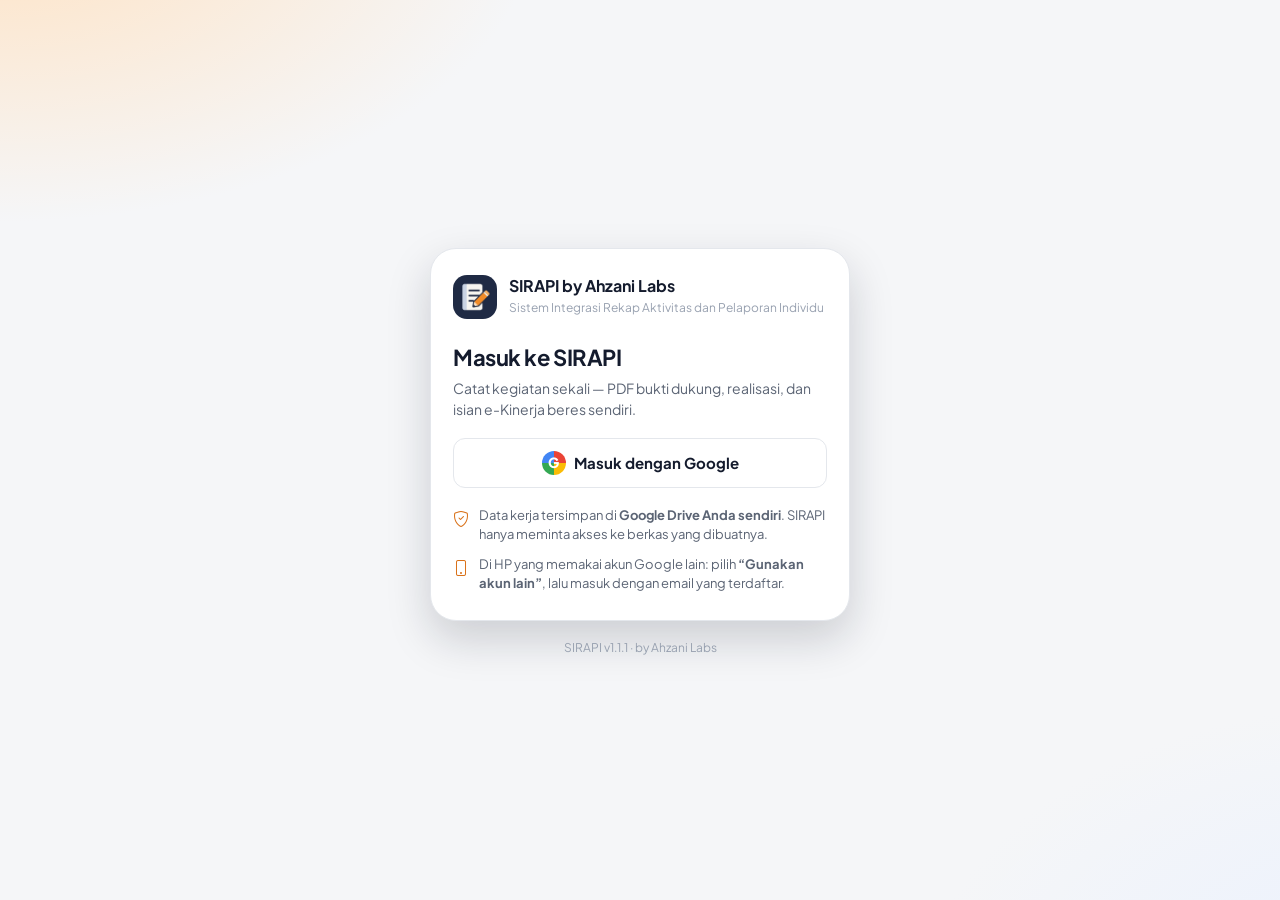
<file: index.html>
<!DOCTYPE html>
<html lang="id" data-theme="light">
<head>
  <meta charset="UTF-8">
  <meta name="viewport" content="width=device-width, initial-scale=1, viewport-fit=cover">
  <meta name="theme-color" content="#F5F6F8">
  <script>
    /* Pasang tema sebelum tampil, supaya layar pembuka tidak berkedip terang di mode gelap */
    (function () {
      var t = null;
      try { t = JSON.parse(localStorage.getItem('rapi_theme')); } catch (e) {}
      if (!t && window.matchMedia && matchMedia('(prefers-color-scheme: dark)').matches) t = 'dark';
      if (t === 'dark') { document.documentElement.dataset.theme = 'dark'; document.querySelector('meta[name=theme-color]').content = '#0E1320'; }
    })();
  </script>
  <meta name="rapi-app" content="1">
  <meta name="description" content="SIRAPI — Sistem Integrasi Rekap Aktivitas dan Pelaporan Individu · by Ahzani Labs">
  <meta name="application-name" content="SIRAPI">
  <meta name="apple-mobile-web-app-capable" content="yes">
  <meta name="mobile-web-app-capable" content="yes">
  <meta name="apple-mobile-web-app-title" content="SIRAPI">
  <meta name="apple-mobile-web-app-status-bar-style" content="default">
  <title>SIRAPI — Sistem Integrasi Rekap Aktivitas dan Pelaporan Individu</title>
  <link rel="icon" href="icons/favicon.ico" sizes="any">
  <link rel="icon" href="icons/favicon.svg" type="image/svg+xml">
  <link rel="manifest" href="manifest.webmanifest">
  <link rel="apple-touch-icon" href="icons/apple-touch-icon.png">
  <link rel="apple-touch-startup-image" href="icons/splash/ios-750x1334.png" media="(device-width:375px) and (device-height:667px) and (-webkit-device-pixel-ratio:2) and (orientation:portrait)">
  <link rel="apple-touch-startup-image" href="icons/splash/ios-1242x2208.png" media="(device-width:414px) and (device-height:736px) and (-webkit-device-pixel-ratio:3) and (orientation:portrait)">
  <link rel="apple-touch-startup-image" href="icons/splash/ios-1125x2436.png" media="(device-width:375px) and (device-height:812px) and (-webkit-device-pixel-ratio:3) and (orientation:portrait)">
  <link rel="apple-touch-startup-image" href="icons/splash/ios-828x1792.png" media="(device-width:414px) and (device-height:896px) and (-webkit-device-pixel-ratio:2) and (orientation:portrait)">
  <link rel="apple-touch-startup-image" href="icons/splash/ios-1242x2688.png" media="(device-width:414px) and (device-height:896px) and (-webkit-device-pixel-ratio:3) and (orientation:portrait)">
  <link rel="apple-touch-startup-image" href="icons/splash/ios-1170x2532.png" media="(device-width:390px) and (device-height:844px) and (-webkit-device-pixel-ratio:3) and (orientation:portrait)">
  <link rel="apple-touch-startup-image" href="icons/splash/ios-1284x2778.png" media="(device-width:428px) and (device-height:926px) and (-webkit-device-pixel-ratio:3) and (orientation:portrait)">
  <link rel="apple-touch-startup-image" href="icons/splash/ios-1179x2556.png" media="(device-width:393px) and (device-height:852px) and (-webkit-device-pixel-ratio:3) and (orientation:portrait)">
  <link rel="apple-touch-startup-image" href="icons/splash/ios-1290x2796.png" media="(device-width:430px) and (device-height:932px) and (-webkit-device-pixel-ratio:3) and (orientation:portrait)">
  <link rel="apple-touch-startup-image" href="icons/splash/ios-1206x2622.png" media="(device-width:402px) and (device-height:874px) and (-webkit-device-pixel-ratio:3) and (orientation:portrait)">
  <link rel="apple-touch-startup-image" href="icons/splash/ios-1320x2868.png" media="(device-width:440px) and (device-height:956px) and (-webkit-device-pixel-ratio:3) and (orientation:portrait)">
  <link rel="apple-touch-startup-image" href="icons/splash/ios-1260x2736.png" media="(device-width:420px) and (device-height:912px) and (-webkit-device-pixel-ratio:3) and (orientation:portrait)">
  <link rel="apple-touch-startup-image" href="icons/splash/ios-1536x2048.png" media="(device-width:768px) and (device-height:1024px) and (-webkit-device-pixel-ratio:2) and (orientation:portrait)">
  <link rel="apple-touch-startup-image" href="icons/splash/ios-1620x2160.png" media="(device-width:810px) and (device-height:1080px) and (-webkit-device-pixel-ratio:2) and (orientation:portrait)">
  <link rel="apple-touch-startup-image" href="icons/splash/ios-1640x2360.png" media="(device-width:820px) and (device-height:1180px) and (-webkit-device-pixel-ratio:2) and (orientation:portrait)">
  <link rel="apple-touch-startup-image" href="icons/splash/ios-1668x2388.png" media="(device-width:834px) and (device-height:1194px) and (-webkit-device-pixel-ratio:2) and (orientation:portrait)">
  <link rel="apple-touch-startup-image" href="icons/splash/ios-2048x2732.png" media="(device-width:1024px) and (device-height:1366px) and (-webkit-device-pixel-ratio:2) and (orientation:portrait)">
  <link rel="preconnect" href="https://fonts.googleapis.com">
  <link rel="preconnect" href="https://fonts.gstatic.com" crossorigin>
  <link rel="preconnect" href="https://cdn.jsdelivr.net" crossorigin>
  <link rel="preconnect" href="https://www.googleapis.com" crossorigin>
  <link rel="preconnect" href="https://script.google.com" crossorigin>
  <!-- Font & ikon dimuat tanpa menahan tampilan, supaya layar pembuka langsung muncul -->
  <link href="https://fonts.googleapis.com/css2?family=Plus+Jakarta+Sans:wght@400;500;600;700;800&display=swap" rel="stylesheet" media="print" onload="this.media='all'">
  <link href="https://cdn.jsdelivr.net/npm/bootstrap-icons@1.11.3/font/bootstrap-icons.min.css" rel="stylesheet" media="print" onload="this.media='all'">
  <link href="css/style.css" rel="stylesheet">
  <script src="https://accounts.google.com/gsi/client" async defer></script>
</head>
<body>

  <!-- Layar pembuka: logo, SIRAPI, by Ahzani Labs. Ditutup oleh hideSplash() di js/app.js -->
  <div id="splash" role="status" aria-label="Memuat SIRAPI by Ahzani Labs">
    <svg xmlns="http://www.w3.org/2000/svg" viewBox="0 0 460 469" class="boot-mark" aria-hidden="true"><svg x="95.0" y="0" width="270" height="270" viewBox="0 0 512 512"><rect width="512" height="512" rx="112" fill="#1F2A44"/><rect x="110" y="104" width="232" height="304" rx="26" fill="#F7F5F0"/>
<path d="M136 104h22v304h-22a26 26 0 0 1-26-26V130a26 26 0 0 1 26-26z" fill="#C9D3E3"/>
<path d="M190 180h112M190 240h112M190 300h44" stroke="#1F2A44" stroke-width="20" stroke-linecap="round" fill="none"/>
<g transform="translate(238 366) rotate(-45)">
<path d="M0 0L46-32H226a14 14 0 0 1 14 14V18a14 14 0 0 1-14 14H46Z" fill="#1F2A44" stroke="#1F2A44" stroke-width="24" stroke-linejoin="round"/>
<path d="M0 0L46-32V32Z" fill="#FBDDBB"/><path d="M0 0L17-12V12Z" fill="#1F2A44"/>
<rect x="46" y="-32" width="150" height="64" fill="#F28C28"/><rect x="196" y="-32" width="14" height="64" fill="#F7F5F0"/>
<path d="M210-32h16a14 14 0 0 1 14 14V18a14 14 0 0 1-14 14h-16z" fill="#F7B267"/></g></svg><path class="boot-name" d="M67 399.4Q58.9 399.4 51.7 396.4Q44.6 393.5 39.4 388Q34.3 382.6 31.7 375.1L46.5 368.5Q49.7 375.6 55.4 379.7Q61.2 383.7 68.1 383.7Q71.9 383.7 74.5 382.6Q77.2 381.4 78.7 379.4Q80.2 377.4 80.2 374.6Q80.2 371.6 78.4 369.4Q76.5 367.3 72.6 366L55.6 360.4Q45.3 357.1 40.1 350.8Q34.9 344.6 34.9 335.9Q34.9 328.3 38.6 322.5Q42.4 316.7 49.2 313.4Q56 310.2 64.8 310.2Q72.6 310.2 79.2 312.9Q85.8 315.5 90.6 320.4Q95.4 325.3 97.8 332.1L83.2 338.7Q80.8 332.7 75.9 329.3Q71 325.8 64.8 325.8Q61.2 325.8 58.4 327Q55.6 328.2 54.1 330.3Q52.6 332.5 52.6 335.2Q52.6 338.3 54.6 340.5Q56.5 342.8 60.5 344.1L77.1 349.4Q87.5 352.8 92.7 358.8Q97.8 364.8 97.8 373.5Q97.8 381.1 93.9 386.9Q90 392.8 83.1 396.1Q76.2 399.4 67 399.4ZM115.6 398V311.6H133.6V398ZM153.9 398V311.6H187Q195.9 311.6 202.8 314.7Q209.7 317.8 213.6 324Q217.6 330.1 217.6 339.2Q217.6 348 213.5 354.2Q209.5 360.4 202.6 363.5L222.3 398H202.2L184.6 366.7H171.9V398ZM171.9 351H187.1Q190.9 351 193.7 349.5Q196.5 348 198 345.3Q199.6 342.7 199.6 339.2Q199.6 335.6 198 332.9Q196.5 330.3 193.7 328.7Q190.9 327.2 187.1 327.2H171.9ZM229.9 398 259.1 311.6H283L312.2 398H292.6L286.8 380.4H255.2L249.4 398ZM260.2 364.7H281.9L271.1 331.4ZM326.2 398V311.6H359.4Q368.3 311.6 375.2 314.7Q382.1 317.8 386 324Q390 330.1 390 339.2Q390 348 386 354.2Q382 360.3 375.1 363.5Q368.2 366.7 359.4 366.7H344.2V398ZM344.2 351H359.5Q363.3 351 366.1 349.5Q368.9 348 370.4 345.3Q372 342.7 372 339.2Q372 335.6 370.4 332.9Q368.9 330.3 366.1 328.7Q363.3 327.2 359.5 327.2H344.2ZM406.5 398V311.6H424.4V398Z"/><path class="boot-by" d="M98.4 458.5Q95.8 458.5 93.7 457.4Q92 456.6 90.9 455.2V458H86.5V427H91.2V438.4Q92.2 437.2 93.7 436.4Q95.7 435.3 98.4 435.3Q101.5 435.3 104 436.8Q106.6 438.4 108 441Q109.5 443.6 109.5 446.9Q109.5 450.2 108 452.8Q106.6 455.4 104.1 457Q101.6 458.5 98.4 458.5ZM97.9 454.2Q99.9 454.2 101.4 453.2Q102.9 452.3 103.8 450.6Q104.7 449 104.7 446.9Q104.7 444.8 103.8 443.2Q102.9 441.5 101.4 440.6Q99.9 439.6 97.9 439.6Q96 439.6 94.5 440.6Q92.9 441.5 92 443.2Q91.2 444.8 91.2 446.9Q91.2 449 92 450.6Q92.9 452.3 94.5 453.2Q96 454.2 97.9 454.2ZM115.8 467Q115 467 114.2 466.9Q113.4 466.7 112.8 466.4V462.5Q113.3 462.6 114 462.7Q114.7 462.8 115.3 462.8Q117.2 462.8 118.2 462Q119.1 461.1 119.8 459.4L120.4 458L111.6 435.8H116.6L122.8 452.1L129 435.8H134.1L124.3 460.4Q123.5 462.4 122.3 463.9Q121.1 465.4 119.6 466.2Q118 467 115.8 467ZM142.7 458 153.5 427.5H159.5L170.2 458H165L162.7 451.2H150.3L147.9 458ZM151.7 446.8H161.2L156.5 432.8ZM173.7 458V427H178.3V438.2Q179 437.1 180.2 436.4Q182 435.3 184.4 435.3Q186.8 435.3 188.7 436.4Q190.6 437.5 191.7 439.3Q192.7 441.2 192.7 443.6V458H188.1V444.9Q188.1 443.2 187.5 442.1Q186.9 440.9 185.7 440.3Q184.6 439.6 183.2 439.6Q181.8 439.6 180.7 440.3Q179.6 440.9 178.9 442.1Q178.3 443.3 178.3 444.9V458ZM196 458V454.2L207.7 440H196.6V435.8H213.8V439.6L202.3 453.8H213.9V458ZM224.2 458.5Q222 458.5 220.3 457.7Q218.6 456.9 217.6 455.5Q216.7 454.1 216.7 452.1Q216.7 450.3 217.5 448.9Q218.3 447.5 220 446.5Q221.7 445.5 224.2 445.1L231.2 443.9V443.1Q231.2 441.4 230 440.4Q228.8 439.3 226.8 439.3Q225 439.3 223.6 440.3Q222.2 441.3 221.6 442.8L217.7 440.9Q218.3 439.2 219.7 438Q221.1 436.7 223 436Q224.8 435.3 226.9 435.3Q229.6 435.3 231.6 436.3Q233.6 437.3 234.7 439Q235.9 440.8 235.9 443.1V458H231.4V455.4Q231 456 230.4 456.4Q229.2 457.4 227.7 458Q226.1 458.5 224.2 458.5ZM231.2 447.6 225.1 448.7Q223.2 449 222.4 449.8Q221.5 450.7 221.5 452Q221.5 453.2 222.5 454Q223.5 454.8 225 454.8Q226.9 454.8 228.3 454Q229.7 453.2 230.5 451.8Q231.2 450.5 231.2 448.8ZM241.6 458V435.8H246V438.5Q246.8 437.2 248.1 436.4Q249.9 435.3 252.3 435.3Q254.8 435.3 256.6 436.4Q258.5 437.5 259.6 439.3Q260.7 441.2 260.7 443.7V458H256.1V444.9Q256.1 443.2 255.4 442.1Q254.8 440.9 253.7 440.3Q252.6 439.6 251.1 439.6Q249.7 439.6 248.6 440.3Q247.5 440.9 246.8 442.1Q246.2 443.3 246.2 444.9V458ZM265.9 458V435.8H270.5V458ZM265.9 432.8V427.5H270.5V432.8ZM284.2 458V427.5H289V453.7H302.2V458ZM312.8 458.5Q310.5 458.5 308.8 457.7Q307.1 456.9 306.2 455.5Q305.2 454.1 305.2 452.1Q305.2 450.3 306 448.9Q306.8 447.5 308.5 446.5Q310.2 445.5 312.7 445.1L319.8 443.9V443.1Q319.8 441.4 318.6 440.4Q317.4 439.3 315.4 439.3Q313.5 439.3 312.1 440.3Q310.8 441.3 310.1 442.8L306.3 440.9Q306.9 439.2 308.3 438Q309.7 436.7 311.5 436Q313.4 435.3 315.5 435.3Q318.1 435.3 320.1 436.3Q322.2 437.3 323.3 439Q324.4 440.8 324.4 443.1V458H320V455.4Q319.5 456 319 456.4Q317.7 457.4 316.2 458Q314.7 458.5 312.8 458.5ZM319.8 447.6 313.6 448.7Q311.8 449 310.9 449.8Q310.1 450.7 310.1 452Q310.1 453.2 311 454Q312 454.8 313.5 454.8Q315.4 454.8 316.8 454Q318.2 453.2 319 451.8Q319.8 450.5 319.8 448.8ZM342 458.5Q339.4 458.5 337.3 457.4Q335.6 456.6 334.6 455.2V458H330.1V427H334.8V438.4Q335.8 437.2 337.3 436.4Q339.4 435.3 342 435.3Q345.1 435.3 347.7 436.8Q350.2 438.4 351.6 441Q353.1 443.6 353.1 446.9Q353.1 450.2 351.6 452.8Q350.2 455.4 347.7 457Q345.2 458.5 342 458.5ZM341.5 454.2Q343.5 454.2 345 453.2Q346.5 452.3 347.4 450.6Q348.3 449 348.3 446.9Q348.3 444.8 347.4 443.2Q346.5 441.5 345 440.6Q343.5 439.6 341.5 439.6Q339.6 439.6 338.1 440.6Q336.5 441.5 335.6 443.2Q334.8 444.8 334.8 446.9Q334.8 449 335.6 450.6Q336.5 452.3 338.1 453.2Q339.6 454.2 341.5 454.2ZM366.1 458.5Q362.7 458.5 360.1 456.8Q357.6 455.1 356.5 452.3L360.1 450.6Q361 452.5 362.6 453.6Q364.2 454.7 366.1 454.7Q367.7 454.7 368.8 454Q369.8 453.2 369.8 452Q369.8 451.2 369.3 450.6Q368.9 450.1 368.2 449.8Q367.5 449.5 366.8 449.3L363.4 448.3Q360.5 447.5 359.1 445.8Q357.7 444.2 357.7 442Q357.7 440 358.7 438.5Q359.7 437 361.5 436.1Q363.3 435.3 365.6 435.3Q368.6 435.3 371 436.8Q373.4 438.3 374.3 441L370.8 442.7Q370.1 441.1 368.7 440.1Q367.3 439.2 365.5 439.2Q364 439.2 363.1 439.9Q362.2 440.6 362.2 441.8Q362.2 442.5 362.6 443.1Q363 443.6 363.7 443.9Q364.3 444.2 365 444.4L368.6 445.5Q371.4 446.2 372.9 447.9Q374.3 449.6 374.3 451.9Q374.3 453.8 373.3 455.3Q372.3 456.8 370.4 457.7Q368.6 458.5 366.1 458.5Z"/></svg>
  </div>

  <!-- Layar masuk (render oleh JS) -->
  <div id="screen-auth" class="screen"></div>

  <!-- Aplikasi utama -->
  <div id="screen-app" class="screen" hidden>
    <aside id="nav-side" aria-label="Navigasi utama"></aside>
    <div id="main">
      <header id="appbar" class="appbar">
        <button id="btnSide" class="icon-btn" data-act="toggleSide" aria-label="Ciutkan sidebar" title="Ciutkan / lebarkan sidebar"><i class="bi bi-layout-sidebar"></i></button>
        <button id="btnBack" class="icon-btn" data-act="back" aria-label="Kembali" hidden><i class="bi bi-chevron-left"></i></button>
        <h1 id="pageTitle">Beranda</h1>
        <div id="appbarActions" class="appbar-actions"></div>
        <button id="btnRefresh" class="icon-btn" data-act="refresh" aria-label="Segarkan" title="Segarkan: sinkron Drive & cek pembaruan"><i class="bi bi-arrow-clockwise"></i></button>
      </header>
      <main id="view"><div id="banner"></div></main>
    </div>
    <nav id="nav-bottom" aria-label="Navigasi bawah"></nav>
  </div>

  <div id="toasts" aria-live="polite"></div>

  <script src="js/config.js"></script>
  <script src="js/drive.js"></script>
  <script src="js/voice.js"></script>
  <script src="js/pdf.js"></script>
  <script src="js/app.js"></script>
</body>
</html>
</file>
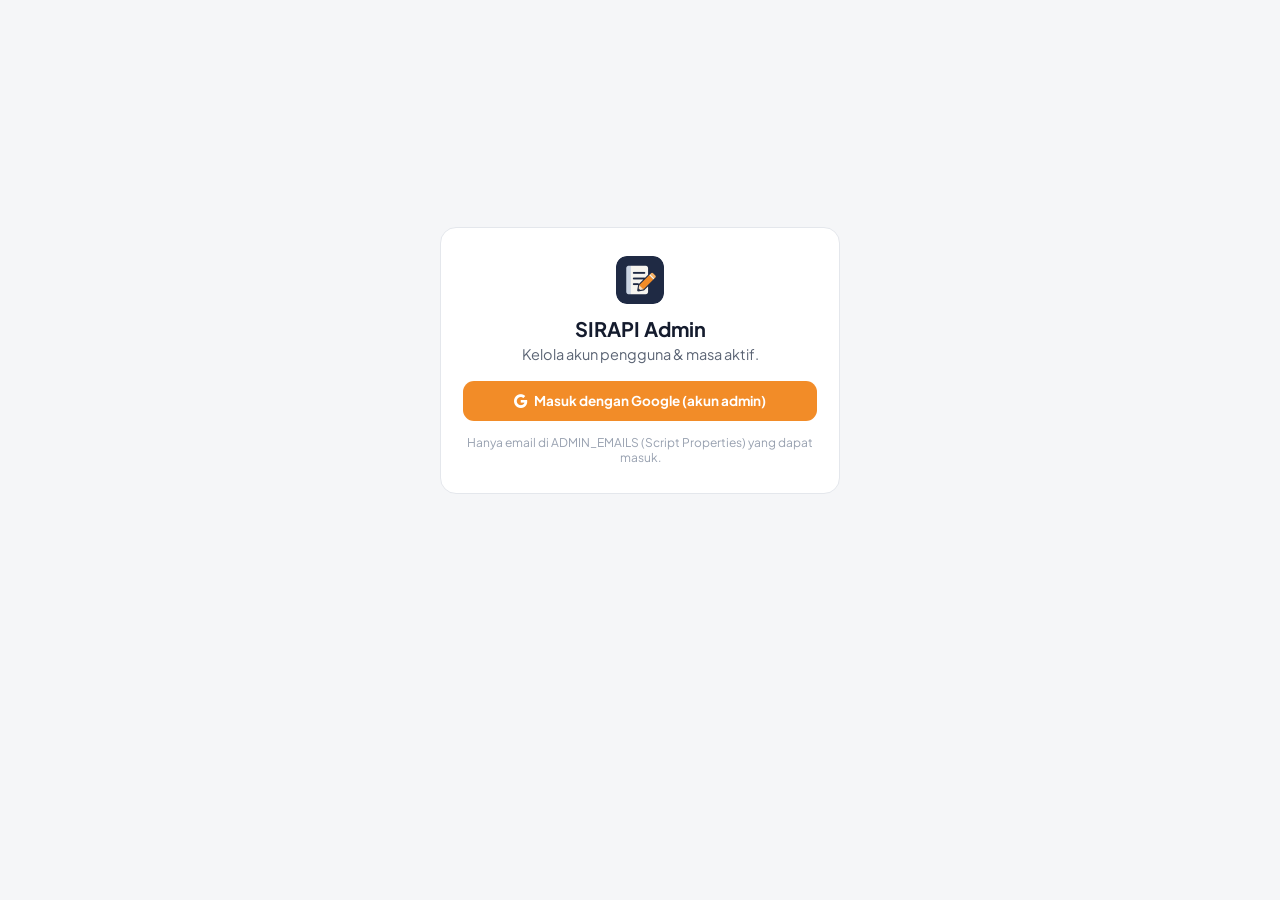
<file: admin/index.html>
<!DOCTYPE html>
<html lang="id">
<head>
<meta charset="UTF-8">
<meta name="viewport" content="width=device-width, initial-scale=1, viewport-fit=cover">
<meta name="robots" content="noindex,nofollow">
<meta name="theme-color" content="#1F2A44">
<title>SIRAPI Admin</title>
<link rel="icon" href="../icons/favicon.svg" type="image/svg+xml">
<link href="https://fonts.googleapis.com/css2?family=Plus+Jakarta+Sans:wght@400;600;700;800&display=swap" rel="stylesheet">
<link href="https://cdn.jsdelivr.net/npm/bootstrap-icons@1.11.3/font/bootstrap-icons.min.css" rel="stylesheet">
<script src="https://accounts.google.com/gsi/client" async defer></script>
<script>
/* ===== KONFIGURASI — samakan dengan js/config.js aplikasi SIRAPI ===== */
const GAS_URL = 'https://script.google.com/macros/s/AKfycbxyiqUi8MM5MTggc9WF2xRIAD0my0UV-Lyn0sRLgJ1qUxSxcC9wjCL3_V_NRgkbn436/exec';
const GOOGLE_CLIENT_ID = '1079873863699-tskht4l6l9fq46svv1irn4fvspj5oqui.apps.googleusercontent.com';
</script>
<style>
:root{--bg:#F5F6F8;--s:#fff;--s2:#F0F2F5;--line:#E4E7EC;--t:#141B2D;--t2:#5B6474;--t3:#98A1B0;--b:#F28C28;--b6:#D9721A;--b50:#FFF4E8;
  --ok:#12A150;--ok50:#E6F6EC;--warn:#C98200;--warn50:#FFF5DB;--bad:#E5484D;--bad50:#FDECEC}
*{box-sizing:border-box}body{margin:0;font-family:'Plus Jakarta Sans',system-ui,sans-serif;background:var(--bg);color:var(--t);font-size:14.5px;-webkit-font-smoothing:antialiased}
button,input,textarea{font:inherit;color:inherit}button{cursor:pointer}[hidden]{display:none!important}
.top{position:sticky;top:0;z-index:5;display:flex;align-items:center;gap:12px;padding:12px 16px;background:#1F2A44;color:#fff}
.logo{width:36px;height:36px;border-radius:11px;display:block;object-fit:cover}
.top b{display:block}.top small{opacity:.7;font-size:12px}.top .sp{flex:1}
.wrap{max-width:1100px;margin:0 auto;padding:16px}
.card{background:var(--s);border:1px solid var(--line);border-radius:16px}
.pad{padding:16px}
.btn{display:inline-flex;align-items:center;justify-content:center;gap:6px;min-height:40px;padding:8px 14px;border-radius:11px;border:1.5px solid transparent;font-weight:700;font-size:13.5px;white-space:nowrap}
.btn:disabled{opacity:.5;cursor:not-allowed}
.pri{background:var(--b);color:#fff}.ghost{background:var(--s);border-color:var(--line)}.bad{background:var(--bad50);color:var(--bad)}.soft{background:var(--b50);color:var(--b6)}
.top .ghost{background:transparent;border-color:rgba(255,255,255,.25);color:#fff}
.inp{width:100%;min-height:42px;padding:9px 12px;border:1.5px solid var(--line);border-radius:11px;background:var(--s);outline:none;font-size:15px}
.inp:focus{border-color:var(--b);box-shadow:0 0 0 3px var(--b50)}
.stats{display:grid;grid-template-columns:repeat(2,1fr);gap:10px;margin-bottom:14px}
.stat{padding:12px 14px}.stat b{display:block;font-size:22px}.stat small{color:var(--t2)}
.bar{display:flex;flex-wrap:wrap;gap:8px;align-items:center;margin-bottom:12px}.bar .inp{flex:1 1 220px}
.chip{padding:7px 12px;border-radius:99px;border:1px solid var(--line);background:var(--s);font-weight:700;font-size:12.5px;color:var(--t2)}
.chip.on{background:#1F2A44;border-color:#1F2A44;color:#fff}
.list{display:flex;flex-direction:column;gap:8px}
.row{display:grid;grid-template-columns:1fr;gap:8px;padding:12px 14px}
.row .em{font-weight:700;word-break:break-all}.row .meta{display:flex;flex-wrap:wrap;gap:6px 12px;font-size:12px;color:var(--t2)}
.row .acts{display:flex;flex-wrap:wrap;gap:6px}
.tag{display:inline-flex;align-items:center;gap:4px;padding:2px 8px;border-radius:99px;font-size:11px;font-weight:800}
.tag.ok{background:var(--ok50);color:var(--ok)}.tag.warn{background:var(--warn50);color:var(--warn)}.tag.bad{background:var(--bad50);color:var(--bad)}.tag.mu{background:var(--s2);color:var(--t2)}
.center{min-height:80vh;display:grid;place-items:center;padding:16px}
.login{max-width:400px;width:100%;text-align:center;padding:28px 22px}
.login h1{font-size:20px;margin:12px 0 4px}.login p{color:var(--t2);margin:0 0 18px}
.empty{padding:30px;text-align:center;color:var(--t2)}
.bd{position:fixed;inset:0;background:rgba(14,19,32,.5);z-index:20;display:flex;align-items:flex-end;justify-content:center}
.sheet{background:var(--s);width:100%;max-width:520px;border-radius:20px 20px 0 0;max-height:92dvh;overflow:auto}
.sheet h3{margin:0;padding:16px 18px 6px}.sheet .body{padding:6px 18px}.sheet .foot{display:flex;gap:8px;padding:12px 18px 18px}.sheet .foot .btn{flex:1}
.f{margin-bottom:12px}.f label{display:block;font-size:12.5px;font-weight:700;color:var(--t2);margin-bottom:5px}.hint{font-size:12px;color:var(--t3);margin-top:4px}
.quick{display:flex;gap:6px;flex-wrap:wrap;margin-top:6px}
.toast{position:fixed;left:50%;bottom:20px;transform:translateX(-50%);z-index:30;background:#1F2A44;color:#fff;padding:11px 16px;border-radius:12px;font-weight:600;max-width:92vw}
.toast.e{background:#B42318}
.spin{width:14px;height:14px;border:2px solid rgba(255,255,255,.4);border-top-color:#fff;border-radius:50%;animation:s .7s linear infinite}
@keyframes s{to{transform:rotate(360deg)}}
@media(min-width:720px){.stats{grid-template-columns:repeat(4,1fr)}.row{grid-template-columns:minmax(0,1fr) auto;align-items:center}
  .bd{align-items:center}.sheet{border-radius:20px}}
</style>
</head>
<body>
<div id="app"></div>
<script>
'use strict';
const $ = s => document.querySelector(s);
const esc = v => String(v == null ? '' : v).replace(/[&<>"']/g, c => ({ '&': '&amp;', '<': '&lt;', '>': '&gt;', '"': '&quot;', "'": '&#39;' }[c]));
const A = { token: null, exp: 0, email: '', rows: [], q: '', f: '', client: null };
const BLN = ['Jan', 'Feb', 'Mar', 'Apr', 'Mei', 'Jun', 'Jul', 'Agu', 'Sep', 'Okt', 'Nov', 'Des'];
const tgl = s => { const m = String(s || '').match(/^(\d{4})-(\d{2})-(\d{2})/); return m ? (+m[3]) + ' ' + BLN[+m[2] - 1] + ' ' + m[1] : (s || '-'); };
const ymd = d => d.getFullYear() + '-' + String(d.getMonth() + 1).padStart(2, '0') + '-' + String(d.getDate()).padStart(2, '0');
function toast(m, e) { const t = document.createElement('div'); t.className = 'toast' + (e ? ' e' : ''); t.textContent = m; document.body.appendChild(t); setTimeout(() => t.remove(), e ? 4500 : 2400); }

function api(fn, ...args) {
  return fetch(GAS_URL, { method: 'POST', headers: { 'Content-Type': 'text/plain;charset=utf-8' }, body: JSON.stringify({ fn, args }) })
    .catch(() => { throw new Error('Tidak dapat terhubung ke server.'); })
    .then(r => r.json()).then(r => { if (r.success) return r.data; const e = new Error(r.message || 'Gagal.'); e.code = r.code; throw e; });
}
function initGis() {
  if (A.client) return true;
  if (!(window.google && google.accounts && google.accounts.oauth2)) return false;
  A.client = google.accounts.oauth2.initTokenClient({ client_id: GOOGLE_CLIENT_ID, scope: 'openid email', callback: () => {} });
  return true;
}
(function w() { if (!initGis()) setTimeout(w, 150); })();
function getToken(prompt) {
  return new Promise((res, rej) => {
    if (A.token && A.exp > Date.now() + 60e3) return res(A.token);
    if (!initGis()) return rej(new Error('Google Sign-In belum termuat.'));
    A.client.callback = r => { if (r.error) return rej(new Error(r.error)); A.token = r.access_token; A.exp = Date.now() + (r.expires_in || 3600) * 1000; res(A.token); };
    A.client.error_callback = () => rej(new Error('Jendela Google ditutup / popup diblokir.'));
    A.client.requestAccessToken({ prompt: prompt == null ? '' : prompt });
  });
}
/** Semua panggilan admin: token harus diminta langsung dari klik bila habis. */
const call = (fn, ...a) => getToken().then(t => api(fn, t, ...a)).catch(e => { if (e.code === 'AUTH') A.token = null; if (e.code === 'FORBIDDEN') { A.token = null; renderLogin(e.message); } throw e; });

function renderLogin(msg) {
  $('#app').innerHTML = `<div class="center"><div class="card login"><img class="logo" src="../icons/icon-192.png" alt="" style="margin:0 auto;width:48px;height:48px">
    <h1>SIRAPI Admin</h1><p>Kelola akun pengguna & masa aktif.</p>
    ${msg ? `<p style="color:var(--bad)">${esc(msg)}</p>` : ''}
    <button class="btn pri" id="bLogin" style="width:100%"><i class="bi bi-google"></i> Masuk dengan Google (akun admin)</button>
    <p style="font-size:12px;color:var(--t3);margin:14px 0 0">Hanya email di ADMIN_EMAILS (Script Properties) yang dapat masuk.</p></div></div>`;
  $('#bLogin').onclick = () => {
    A.token = null;
    const p = getToken('select_account');
    $('#bLogin').disabled = true;
    p.then(t => {
      // email admin hanya untuk tampilan; otorisasi tetap di server (ADMIN_EMAILS)
      fetch('https://www.googleapis.com/oauth2/v3/userinfo', { headers: { Authorization: 'Bearer ' + t } }).then(r => r.json()).then(u => { A.email = u.email || ''; const s = document.querySelector('.top small'); if (s) s.textContent = A.email; }).catch(() => {});
      return api('adminList', t);
    }).then(rows => { A.rows = rows; renderMain(); }).catch(e => { renderLogin(e.message); });
  };
}
function state(r) {
  if (!/^\d{4}-\d{2}-\d{2}$/.test(r.tanggal_expired || '')) return ['bad', 'Tanpa tanggal'];
  if (r.status !== 'aktif') return ['bad', 'Kedaluwarsa'];
  if (r.sisa <= 14) return ['warn', 'Sisa ' + r.sisa + ' hari'];
  return ['ok', 'Aktif'];
}
function renderMain() {
  const rows = A.rows, akt = rows.filter(r => r.status === 'aktif'), soon = akt.filter(r => r.sisa <= 14), exp = rows.filter(r => r.status !== 'aktif');
  const q = A.q.toLowerCase();
  const shown = rows.filter(r => !q || (r.email + ' ' + r.nama + ' ' + r.catatan).toLowerCase().includes(q))
    .filter(r => !A.f || (A.f === 'aktif' ? r.status === 'aktif' : A.f === 'soon' ? r.status === 'aktif' && r.sisa <= 14 : r.status !== 'aktif'))
    .sort((a, b) => (a.tanggal_expired || '').localeCompare(b.tanggal_expired || ''));
  $('#app').innerHTML = `<div class="top"><img class="logo" src="../icons/icon-192.png" alt=""><div><b>SIRAPI Admin</b><small>${esc(A.email)}</small></div><span class="sp"></span>
      <button class="btn ghost" id="bRef" title="Muat ulang"><i class="bi bi-arrow-clockwise"></i></button><button class="btn ghost" id="bOut"><i class="bi bi-box-arrow-right"></i></button></div>
    <div class="wrap">
      <div class="stats"><div class="card stat"><b>${rows.length}</b><small>Total akun</small></div><div class="card stat"><b style="color:var(--ok)">${akt.length}</b><small>Aktif</small></div>
        <div class="card stat"><b style="color:var(--warn)">${soon.length}</b><small>Habis ≤ 14 hari</small></div><div class="card stat"><b style="color:var(--bad)">${exp.length}</b><small>Kedaluwarsa</small></div></div>
      <div class="bar"><input class="inp" id="q" placeholder="Cari email, nama, catatan…" value="${esc(A.q)}"><button class="btn pri" id="bAdd"><i class="bi bi-person-plus"></i> Tambah akun</button></div>
      <div class="bar">${[['', 'Semua'], ['aktif', 'Aktif'], ['soon', 'Segera habis'], ['exp', 'Kedaluwarsa']].map(([v, l]) => `<button class="chip ${A.f === v ? 'on' : ''}" data-f="${v}">${l}</button>`).join('')}</div>
      <div class="list">${shown.length ? shown.map(r => { const [c, l] = state(r); return `<div class="card row"><div><div class="em">${esc(r.email)}</div>
          <div class="meta"><span class="tag ${c}">${l}</span><span>s.d. ${tgl(r.tanggal_expired)}</span>${r.nama ? `<span>${esc(r.nama)}</span>` : ''}${r.sub ? '<span class="tag mu"><i class="bi bi-link-45deg"></i> Terikat akun</span>' : '<span class="tag mu">Belum pernah masuk</span>'}${r.login_terakhir ? `<span>Login: ${esc(r.login_terakhir.replace('T', ' ').slice(0, 16))}</span>` : ''}</div>
          ${r.catatan ? `<div class="meta" style="margin-top:4px">${esc(r.catatan)}</div>` : ''}</div>
          <div class="acts"><button class="btn soft" data-ext="3" data-e="${esc(r.email)}">+3 bln</button><button class="btn soft" data-ext="12" data-e="${esc(r.email)}">+1 thn</button><button class="btn ghost" data-edit="${esc(r.email)}"><i class="bi bi-pencil"></i></button></div></div>`; }).join('')
      : '<div class="card empty">Tidak ada akun.</div>'}</div>
      <p style="text-align:center;font-size:12px;color:var(--t3);margin:20px 0">SIRAPI Admin · by Ahzani Labs · Data kerja pengguna tidak tersimpan di sini.</p></div>`;
  $('#q').oninput = e => { A.q = e.target.value; clearTimeout(A._t); A._t = setTimeout(() => { renderMain(); const i = $('#q'); i.focus(); i.setSelectionRange(i.value.length, i.value.length); }, 250); };
  document.querySelectorAll('[data-f]').forEach(b => b.onclick = () => { A.f = b.dataset.f; renderMain(); });
  $('#bAdd').onclick = () => edit(null);
  $('#bOut').onclick = () => { try { google.accounts.oauth2.revoke(A.token, () => {}); } catch (e) {} A.token = null; renderLogin(); };
  $('#bRef').onclick = () => call('adminList').then(r => { A.rows = r; renderMain(); toast('Dimuat ulang.'); }).catch(e => toast(e.message, 1));
  document.querySelectorAll('[data-edit]').forEach(b => b.onclick = () => edit(A.rows.find(r => r.email === b.dataset.edit)));
  document.querySelectorAll('[data-ext]').forEach(b => b.onclick = () => {
    const r = A.rows.find(x => x.email === b.dataset.e);
    const base = r.status === 'aktif' && r.tanggal_expired ? new Date(r.tanggal_expired + 'T00:00:00') : new Date();
    base.setMonth(base.getMonth() + Number(b.dataset.ext));
    save({ email: r.email, nama: r.nama, catatan: r.catatan, tanggal_expired: ymd(base) }, b);
  });
}
function save(d, btn) {
  if (btn) { btn.disabled = true; btn.dataset.h = btn.innerHTML; btn.innerHTML = '<span class="spin"></span>'; }
  return call('adminSave', d).then(r => {
    const i = A.rows.findIndex(x => x.email === r.email);
    if (i >= 0) A.rows[i] = r; else A.rows.push(r);
    closeSheet(); renderMain(); toast(r.email + ' aktif s.d. ' + tgl(r.tanggal_expired));
  }).catch(e => { toast(e.message, 1); if (btn) { btn.disabled = false; btn.innerHTML = btn.dataset.h; } });
}
function closeSheet() { const s = $('.bd'); if (s) s.remove(); }
function edit(r) {
  const def = new Date(); def.setFullYear(def.getFullYear() + 1);
  const x = r || { email: '', nama: '', catatan: '', tanggal_expired: ymd(def) };
  const el = document.createElement('div'); el.className = 'bd';
  el.innerHTML = `<div class="sheet" role="dialog"><h3>${r ? 'Ubah akun' : 'Tambah akun'}</h3><div class="body">
    <div class="f"><label>Email Google</label><input class="inp" id="fE" type="email" value="${esc(x.email)}" ${r ? 'readonly' : ''} placeholder="nama@gmail.com"></div>
    <div class="f"><label>Nama</label><input class="inp" id="fN" value="${esc(x.nama)}"></div>
    <div class="f"><label>Aktif sampai (WIB)</label><input class="inp" id="fD" type="date" value="${esc(x.tanggal_expired)}">
      <div class="quick">${[1, 3, 6, 12].map(m => `<button class="chip" data-m="${m}">+${m === 12 ? '1 thn' : m + ' bln'} dari hari ini</button>`).join('')}<button class="chip" data-m="0">Nonaktifkan (kemarin)</button></div>
      <div class="hint">Kedaluwarsa = pengguna hanya bisa melihat & ekspor; data di Drive-nya tidak dihapus.</div></div>
    <div class="f"><label>Catatan</label><textarea class="inp" id="fC" rows="2" placeholder="mis. KUA Sawoo · lunas 1 thn">${esc(x.catatan)}</textarea></div>
    ${r && r.sub ? '<label style="display:flex;gap:8px;align-items:center;font-size:13px"><input type="checkbox" id="fR"> Lepas ikatan akun Google (bila pengguna ganti akun dengan email yang sama)</label>' : ''}
    </div><div class="foot">${r ? '<button class="btn bad" id="fDel" style="flex:0 0 auto"><i class="bi bi-trash3"></i></button>' : ''}<button class="btn ghost" id="fX">Batal</button><button class="btn pri" id="fS">Simpan</button></div></div>`;
  document.body.appendChild(el);
  el.onclick = e => { if (e.target === el) closeSheet(); };
  el.querySelectorAll('[data-m]').forEach(b => b.onclick = () => { const d = new Date(); if (+b.dataset.m) d.setMonth(d.getMonth() + Number(b.dataset.m)); else d.setDate(d.getDate() - 1); $('#fD').value = ymd(d); });
  $('#fX').onclick = closeSheet;
  $('#fS').onclick = e => {
    const email = $('#fE').value.trim().toLowerCase();
    if (!/^[^@\s]+@[^@\s]+\.[^@\s]+$/.test(email)) return toast('Email tidak valid.', 1);
    if (!$('#fD').value) return toast('Isi tanggal.', 1);
    save({ email, nama: $('#fN').value, catatan: $('#fC').value, tanggal_expired: $('#fD').value, resetSub: !!($('#fR') && $('#fR').checked) }, e.currentTarget);
  };
  if ($('#fDel')) $('#fDel').onclick = () => {
    if (!confirm('Hapus akun ' + x.email + ' dari registry? Pengguna tidak bisa masuk lagi. Data di Drive pengguna tidak terhapus.')) return;
    call('adminDelete', x.email).then(() => { A.rows = A.rows.filter(z => z.email !== x.email); closeSheet(); renderMain(); toast('Akun dihapus.'); }).catch(er => toast(er.message, 1));
  };
}
if (!/^https:\/\/script\.google\.com\/.+\/exec$/.test(GAS_URL) || /^TEMPEL/.test(GOOGLE_CLIENT_ID)) $('#app').innerHTML = '<div class="center"><div class="card login"><h1>Konfigurasi belum lengkap</h1><p>Isi GAS_URL dan GOOGLE_CLIENT_ID di bagian atas berkas index.html.</p></div></div>';
else renderLogin();
</script>
</body>
</html>
</file>
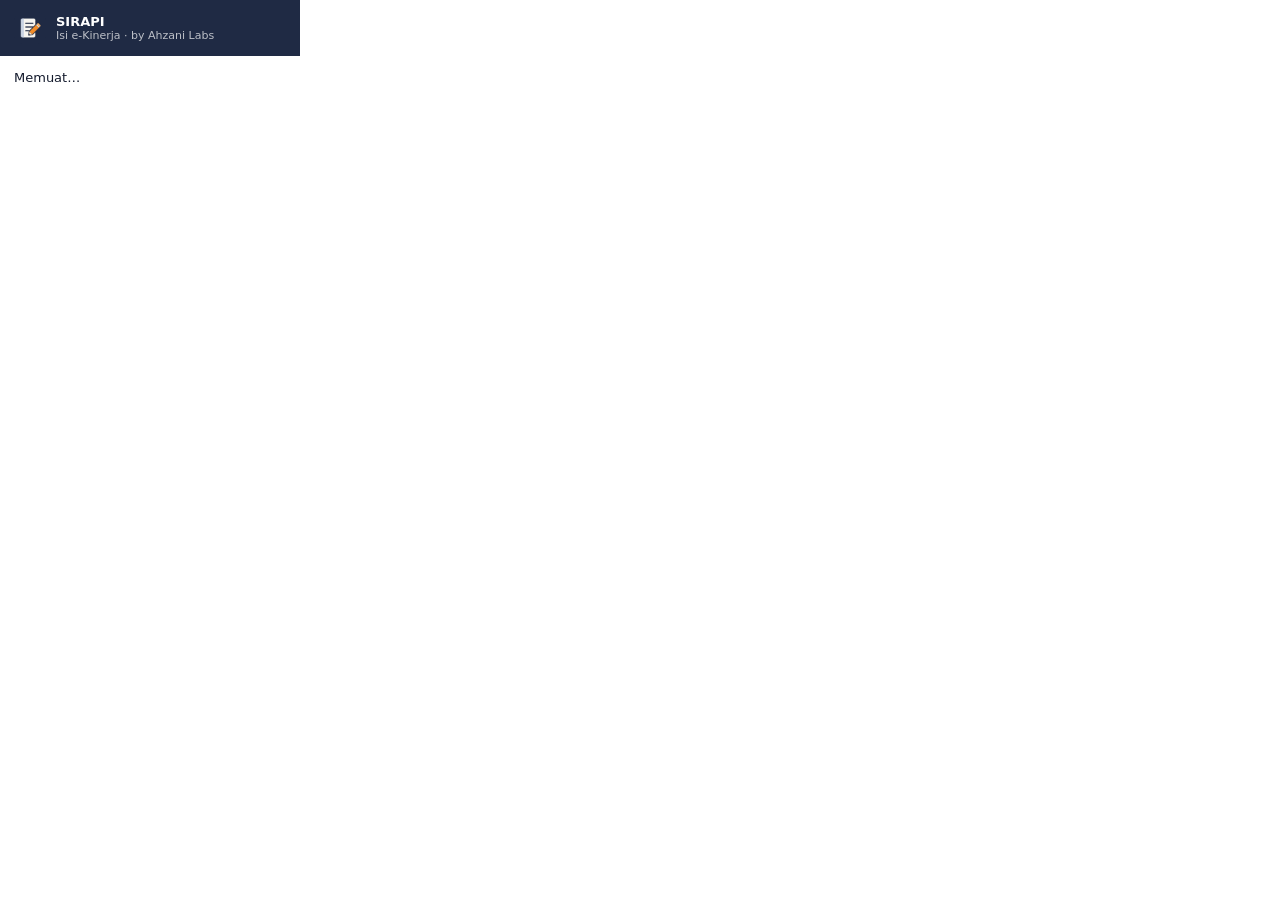
<file: extension/popup.html>
<!DOCTYPE html>
<html lang="id"><head><meta charset="UTF-8"><title>SIRAPI</title>
<style>
body{margin:0;width:300px;font-family:system-ui,-apple-system,'Segoe UI',Roboto,sans-serif;font-size:13px;color:#141B2D}
.h{display:flex;align-items:center;gap:10px;padding:12px 14px;background:#1F2A44;color:#fff}
.l{width:32px;height:32px;border-radius:10px;display:block}
.h small{display:block;opacity:.7;font-size:11px}
.b{padding:12px 14px;line-height:1.55}
.k{color:#5B6474;font-size:11.5px}.v{font-weight:700;margin-bottom:8px;word-break:break-all}
button{width:100%;margin-top:6px;padding:8px;border-radius:9px;border:1px solid #E4E7EC;background:#fff;font-weight:700;cursor:pointer}
.p{background:#F28C28;color:#fff;border-color:#F28C28}
.n{font-size:11.5px;color:#5B6474;margin-top:10px}
</style></head>
<body>
<div class="h"><img class="l" src="icons/48.png" alt=""><div><b>SIRAPI</b><small>Isi e-Kinerja · by Ahzani Labs</small></div></div>
<div class="b" id="b">Memuat…</div>
<script src="popup.js"></script>
</body></html>
</file>
<file: css/style.css>
/* ============================================================
   SIRAPI — css/style.css · Sistem Integrasi Rekap Aktivitas dan Pelaporan Individu · by Ahzani Labs
   Mobile-first → split (≥768px) → desktop (≥1180px)
   ============================================================ */
:root{
  --bg:#F5F6F8; --surface:#FFFFFF; --surface-2:#F0F2F5; --line:#E4E7EC;
  --text:#141B2D; --text-2:#5B6474; --text-3:#98A1B0;
  --brand:#F28C28; --brand-600:#D9721A; --brand-50:#FFF4E8; --brand-100:#FFE2C2; --brand-2:#E0601A;
  --ink:#1F2A44; --ink-fg:#FFFFFF;
  --ok:#12A150; --ok-50:#E6F6EC; --warn:#C98200; --warn-50:#FFF5DB;
  --bad:#E5484D; --bad-50:#FDECEC; --info:#2F6FED; --info-50:#EAF1FE;
  --bar-bg:rgba(245,246,248,.86);
  --r-sm:10px; --r:14px; --r-lg:18px; --r-xl:26px;
  --sh-1:0 1px 2px rgba(16,24,40,.05);
  --sh-2:0 6px 18px rgba(16,24,40,.08);
  --sh-3:0 18px 44px rgba(16,24,40,.18);
  --safe-b:env(safe-area-inset-bottom,0px);
  --nav-h:64px; --bar-h:58px;
  color-scheme:light;
}
[data-theme="dark"]{
  --bg:#0E1320; --surface:#161C2C; --surface-2:#1F2739; --line:#2A3349;
  --text:#EEF1F7; --text-2:#A6AFC2; --text-3:#6F7A93;
  --brand-50:#2B1F12; --brand-100:#3C2915; --ink:#EEF1F7; --ink-fg:#0E1320;
  --ok-50:#0F2B1D; --warn-50:#2F2511; --bad-50:#351719; --info-50:#14223F;
  --bar-bg:rgba(14,19,32,.86);
  --sh-1:0 1px 2px rgba(0,0,0,.3); --sh-2:0 6px 18px rgba(0,0,0,.35); --sh-3:0 18px 44px rgba(0,0,0,.55);
  color-scheme:dark;
}

/* ── Base ─────────────────────────────────────────────── */
*,*::before,*::after{box-sizing:border-box}
html{-webkit-text-size-adjust:100%}
body{margin:0;font-family:'Plus Jakarta Sans',system-ui,-apple-system,'Segoe UI',Roboto,sans-serif;font-size:15px;line-height:1.5;
  background:var(--bg);color:var(--text);-webkit-font-smoothing:antialiased;-webkit-tap-highlight-color:transparent;overflow-x:hidden}
button,input,select,textarea{font:inherit;color:inherit}
button{cursor:pointer}
a{color:var(--brand-600);text-decoration:none}
[hidden]{display:none!important}
h1,h2,h3{letter-spacing:-.02em}
.muted{color:var(--text-2)} .small{font-size:12.5px} .center{text-align:center}
.m0{margin:0} .mt{margin-top:14px} .mt-s{margin-top:8px} .mb{margin-bottom:14px} .pad{padding:32px 0}
.grow{flex:1;min-width:0}
.row{display:flex;align-items:center} .gap{gap:12px}
.row-between{display:flex;align-items:flex-start;justify-content:space-between;gap:12px}
.trunc{overflow:hidden;text-overflow:ellipsis;white-space:nowrap}
.h3{margin:0;font-size:17px;font-weight:700;line-height:1.35}
.req{color:var(--bad)}
@keyframes fade{from{opacity:0;transform:translateY(4px)}to{opacity:1;transform:none}}
@keyframes up{from{opacity:0;transform:translateY(10px)}to{opacity:1;transform:none}}
@keyframes spin{to{transform:rotate(360deg)}}
@keyframes shake{10%,90%{transform:translateX(-2px)}20%,80%{transform:translateX(4px)}30%,50%,70%{transform:translateX(-8px)}40%,60%{transform:translateX(8px)}}

/* ── Splash & Auth ────────────────────────────────────── */
#splash{position:fixed;inset:0;z-index:9999;display:grid;place-items:center;padding:24px;background:var(--bg);transition:opacity .25s ease}
#splash.out{opacity:0;pointer-events:none}
.boot-mark{display:block;width:min(56vw,240px);height:auto;animation:fade .35s ease both}
.boot-name{fill:var(--ink)}
.boot-by{fill:var(--text-2)}
.auth{min-height:100vh;min-height:100dvh;display:flex;flex-direction:column;align-items:center;justify-content:center;
  padding:28px 16px calc(24px + var(--safe-b));
  background:radial-gradient(900px 520px at 0% -10%,var(--brand-100),transparent 60%),
             radial-gradient(800px 480px at 110% 110%,var(--info-50),transparent 60%),var(--bg)}
.auth-card{width:100%;max-width:420px;background:var(--surface);border:1px solid var(--line);border-radius:var(--r-xl);
  box-shadow:var(--sh-3);padding:26px 22px;animation:up .25s ease}
.auth-card.wide{max-width:560px}
.auth h2{margin:0 0 4px;font-size:22px}
.auth .sub{margin:0 0 18px;color:var(--text-2);font-size:14px}
.auth-foot{margin-top:18px;font-size:12px;color:var(--text-3)}
.brand-lock{display:flex;align-items:center;gap:12px;margin-bottom:22px}
.brand-lock b{display:block;font-size:16px;line-height:1.2}
.brand-lock small{color:var(--text-3);font-size:12px}
.logo{width:44px;height:44px;border-radius:14px;flex-shrink:0;display:grid;place-items:center;
  background:linear-gradient(135deg,var(--brand),var(--brand-2));color:#fff;font-weight:800;letter-spacing:-.5px;
  box-shadow:0 6px 16px rgba(242,140,40,.35)}
.logo.sm{width:38px;height:38px;border-radius:12px;font-size:14px}
img.logo{display:block;background:none;box-shadow:none;object-fit:cover}
.form-sec{font-size:11.5px;font-weight:800;letter-spacing:.08em;text-transform:uppercase;color:var(--brand-600);margin:18px 0 10px}
.form-sec:first-of-type{margin-top:4px}
.hint{font-size:12px;color:var(--text-3);margin-top:6px}
.link-btn{border:none;background:none;color:var(--brand-600);font-weight:700;font-size:13px;padding:4px 0}
.auth .link-btn{display:block;margin:14px auto 0}

/* ── Shell ────────────────────────────────────────────── */
#screen-app{display:flex;min-height:100vh;min-height:100dvh}
#nav-side{display:none}
#main{flex:1;min-width:0;display:flex;flex-direction:column}
.appbar{position:sticky;top:0;z-index:40;height:var(--bar-h);display:flex;align-items:center;gap:6px;padding:0 12px 0 16px;
  background:var(--bar-bg);-webkit-backdrop-filter:saturate(1.5) blur(14px);backdrop-filter:saturate(1.5) blur(14px);
  border-bottom:1px solid transparent;transition:border-color .2s}
.appbar.scrolled{border-bottom-color:var(--line)}
.appbar h1{flex:1;margin:0;font-size:19px;font-weight:800;white-space:nowrap;overflow:hidden;text-overflow:ellipsis}
#btnBack{margin-left:-8px}
.appbar-actions{display:flex;gap:6px;align-items:center}
.icon-btn{width:40px;height:40px;border-radius:12px;border:none;background:transparent;display:inline-grid;place-items:center;font-size:19px;color:var(--text);flex-shrink:0}
.icon-btn:hover{background:var(--surface-2)}
.icon-btn.sm{width:34px;height:34px;font-size:15px;border-radius:10px}
#view{flex:1;width:100%;max-width:1240px;margin:0 auto;padding:6px 16px calc(var(--nav-h) + 30px + var(--safe-b))}
.page{display:none} .page.on{display:block;animation:fade .18s ease}

/* Bottom nav (mobile) */
#nav-bottom{position:fixed;left:0;right:0;bottom:0;z-index:50;height:calc(var(--nav-h) + var(--safe-b));padding-bottom:var(--safe-b);
  background:var(--surface);border-top:1px solid var(--line);display:grid;grid-template-columns:repeat(5,1fr);align-items:center}
.nb{display:flex;flex-direction:column;align-items:center;gap:1px;border:none;background:none;font-size:10.5px;font-weight:700;color:var(--text-3);padding:6px 0}
.nb i{font-size:21px;line-height:1.2}
.nb.on{color:var(--brand-600)}
.nb-wrap{display:flex;justify-content:center}
.nb-fab{width:54px;height:54px;border-radius:18px;border:none;color:#fff;font-size:24px;transform:translateY(-12px);
  background:linear-gradient(135deg,var(--brand),var(--brand-2));box-shadow:0 10px 22px rgba(242,140,40,.42);transition:transform .1s}
.nb-fab:active{transform:translateY(-12px) scale(.94)}

/* ── Typography blocks ────────────────────────────────── */
.hello{display:flex;align-items:center;justify-content:space-between;gap:12px;margin:6px 0 16px}
.hello h2{margin:0;font-size:23px;line-height:1.2}
.sec-title{display:flex;align-items:center;justify-content:space-between;margin:22px 2px 10px;font-size:12px;font-weight:800;color:var(--text-2);text-transform:uppercase;letter-spacing:.07em}
.sec-title:first-child{margin-top:4px}
.sec-title .link-btn{text-transform:none;letter-spacing:0}
.list-meta{font-size:12px;color:var(--text-3);margin:2px 2px 8px}
.foot-brand{text-align:center;font-size:12px;color:var(--text-3);margin:22px 0 8px}

/* ── Cards & stats ────────────────────────────────────── */
.card{background:var(--surface);border:1px solid var(--line);border-radius:var(--r-lg);box-shadow:var(--sh-1)}
.card-pad{padding:16px}
.grid{display:grid;gap:10px}
.g4{grid-template-columns:repeat(2,1fr)}
.g-md-2{grid-template-columns:1fr}
.stat{display:flex;align-items:center;gap:12px;padding:12px;border-radius:var(--r);background:var(--surface);border:1px solid var(--line)}
.stat .v{font-size:21px;font-weight:800;line-height:1.1;letter-spacing:-.02em}
.stat .l{font-size:12px;color:var(--text-2)}
.stat-ic,.ic{width:40px;height:40px;border-radius:12px;display:grid;place-items:center;flex-shrink:0;font-size:18px}
.ok{background:var(--ok-50);color:var(--ok)} .warn{background:var(--warn-50);color:var(--warn)}
.bad{background:var(--bad-50);color:var(--bad)} .info{background:var(--info-50);color:var(--info)}
.brand{background:var(--brand-50);color:var(--brand-600)} .muted-bg{background:var(--surface-2);color:var(--text-3)}

.hero{position:relative;overflow:hidden;border-radius:var(--r-xl);padding:18px;display:flex;align-items:center;gap:16px;color:#fff;
  background:linear-gradient(135deg,#1F2A44 0%,#2C3C66 100%);box-shadow:var(--sh-2)}
.hero::after{content:'';position:absolute;right:-50px;top:-60px;width:180px;height:180px;border-radius:50%;background:radial-gradient(circle,rgba(242,140,40,.35),transparent 70%)}
.ring{--p:0;width:92px;height:92px;border-radius:50%;flex-shrink:0;display:grid;place-items:center;position:relative;z-index:1;
  background:conic-gradient(var(--brand) calc(var(--p) * 1%),rgba(255,255,255,.14) 0)}
.ring b{width:72px;height:72px;border-radius:50%;background:#24325A;display:flex;align-items:baseline;justify-content:center;padding-top:22px;font-size:22px;font-weight:800;line-height:1}
.ring b small{font-size:12px;font-weight:700;opacity:.8;margin-left:1px}
.hero-t{display:flex;flex-direction:column;gap:2px;position:relative;z-index:1;min-width:0}
.hero-l{font-size:12px;opacity:.75;font-weight:600}
.hero-v{font-size:18px;font-weight:800}
.hero-s{font-size:12.5px;opacity:.85}

.bar{display:block;height:8px;border-radius:99px;background:var(--surface-2);overflow:hidden}
.bar>i{display:block;height:100%;border-radius:inherit;background:var(--brand);transition:width .5s ease}
.bar>i.ok{background:var(--ok)} .bar>i.warn{background:var(--warn)} .bar>i.bad{background:var(--bad)}

.twc-wrap{display:grid;grid-template-columns:repeat(4,1fr);gap:8px}
.twc{display:flex;flex-direction:column;align-items:center;gap:6px}
.twc-v{font-size:12px;font-weight:700;color:var(--text-2)}
.twc-bar{position:relative;height:110px;width:100%;max-width:48px}
.twc-bar .tg{position:absolute;bottom:0;left:0;right:0;background:var(--surface-2);border-radius:12px}
.twc-bar .rl{position:absolute;bottom:0;left:6px;right:6px;border-radius:9px;background:linear-gradient(180deg,var(--brand),var(--brand-2));transition:height .5s}
.twc-l{font-size:12px;font-weight:700;color:var(--text-3)}
.twc.now .twc-l{color:var(--brand-600)}
.legend{display:flex;gap:14px;justify-content:center;margin-top:10px;font-size:11.5px;color:var(--text-2)}
.legend i{display:inline-block;width:10px;height:10px;border-radius:3px;margin-right:5px;vertical-align:-1px}

.prog{padding:12px 14px;border-top:1px solid var(--line)}
.prog:first-child{border-top:none}
.prog-h{display:flex;justify-content:space-between;gap:10px;font-size:13.5px;margin-bottom:6px}
.prog-h .t{font-weight:600;overflow:hidden;text-overflow:ellipsis;display:-webkit-box;-webkit-line-clamp:2;-webkit-box-orient:vertical}
.prog-h .v{font-weight:800;white-space:nowrap}
.prog-m{display:flex;justify-content:space-between;align-items:center;margin-top:6px;font-size:12px;color:var(--text-2)}

/* ── Avatars & tags ───────────────────────────────────── */
.avatar{width:40px;height:40px;border-radius:50%;flex-shrink:0;display:grid;place-items:center;font-weight:800;font-size:14px;
  background:linear-gradient(135deg,var(--brand-100),var(--brand-50));color:var(--brand-600)}
.avatar.lg{width:52px;height:52px;font-size:17px}
.avatar.xl{width:64px;height:64px;font-size:21px}
.tag{display:inline-flex;align-items:center;gap:4px;padding:2px 8px;border-radius:99px;font-size:11px;font-weight:700;white-space:nowrap;line-height:1.6}
.tag.muted{background:var(--surface-2);color:var(--text-2)}

/* ── Lists ────────────────────────────────────────────── */
.list{display:flex;flex-direction:column;gap:8px}
.item{display:flex;gap:12px;align-items:flex-start;width:100%;padding:13px;background:var(--surface);border:1px solid var(--line);
  border-radius:var(--r);text-align:left;transition:border-color .15s,box-shadow .15s}
button.item:hover{border-color:var(--brand-100);box-shadow:var(--sh-2)}
.item.on{border-color:var(--brand);box-shadow:0 0 0 3px var(--brand-50)}
.item .body{flex:1;min-width:0;display:block}
.item .t{display:-webkit-box;-webkit-line-clamp:2;-webkit-box-orient:vertical;overflow:hidden;font-weight:650;font-weight:600;font-size:14.5px;line-height:1.35}
.item .m{display:flex;flex-wrap:wrap;align-items:center;gap:4px 10px;margin-top:5px;font-size:12px;color:var(--text-2)}
.item .bar{margin-top:8px}
.item>.bi-chevron-right{align-self:center}
.tw-mini{display:flex;gap:10px;margin-top:6px;font-size:11.5px;color:var(--text-3)}
.tw-mini b{color:var(--text)}

.chips{display:flex;gap:6px;overflow-x:auto;padding:2px 1px;scrollbar-width:none;margin:10px 0 0}
.chips::-webkit-scrollbar{display:none}
.chip{flex-shrink:0;display:inline-flex;align-items:center;gap:6px;padding:7px 13px;border-radius:99px;border:1px solid var(--line);background:var(--surface);
  font-size:13px;font-weight:700;color:var(--text-2);white-space:nowrap;transition:.15s}
.chip.on{background:var(--ink);border-color:var(--ink);color:var(--ink-fg)}
.chip-sm{padding:6px 11px;font-size:12.5px}

.seg{display:flex;background:var(--surface-2);border-radius:12px;padding:4px;gap:4px}
.seg button{flex:1;border:none;background:transparent;border-radius:9px;padding:8px 6px;font-weight:700;font-size:13.5px;color:var(--text-2);transition:.15s}
.seg button.on{background:var(--surface);color:var(--text);box-shadow:var(--sh-1)}

.placeholder{display:flex;flex-direction:column;align-items:center;justify-content:center;gap:8px;min-height:260px;color:var(--text-3);text-align:center;
  border:1.5px dashed var(--line);border-radius:var(--r-lg)}
.placeholder i{font-size:32px}
.empty{display:flex;flex-direction:column;align-items:center;text-align:center;gap:6px;padding:30px 16px;color:var(--text-2)}
.empty .ic{width:56px;height:56px;border-radius:18px;font-size:24px;margin-bottom:4px}
.empty b{color:var(--text);font-size:15px}
.empty p{margin:0;font-size:13px}
.empty .btn{margin-top:8px}

.note{display:flex;gap:10px;padding:12px 14px;border-radius:var(--r);background:var(--info-50);color:var(--text);font-size:13px;line-height:1.5}
.note>i{color:var(--info);font-size:16px;margin-top:1px}
.note.warn{background:var(--warn-50)} .note.warn>i{color:var(--warn)}

/* ── Forms ────────────────────────────────────────────── */
.field{margin-bottom:14px}
.field>label{display:block;font-size:13px;font-weight:700;color:var(--text-2);margin-bottom:6px}
.inp{display:block;width:100%;min-height:46px;padding:11px 14px;border:1.5px solid var(--line);border-radius:12px;background:var(--surface);
  outline:none;font-size:16px;transition:border-color .15s,box-shadow .15s}
.inp:focus{border-color:var(--brand);box-shadow:0 0 0 4px var(--brand-50)}
.inp::placeholder{color:var(--text-3)}
textarea.inp{min-height:92px;resize:vertical;line-height:1.5}
select.inp{-webkit-appearance:none;appearance:none;padding-right:38px;
  background-image:url("data:image/svg+xml,%3Csvg xmlns='http://www.w3.org/2000/svg' width='12' height='12' viewBox='0 0 16 16'%3E%3Cpath fill='%2398A1B0' d='M1.6 5.1a.8.8 0 0 1 1.1 0L8 10.3l5.3-5.2a.8.8 0 1 1 1.1 1.1l-5.8 5.8a.8.8 0 0 1-1.1 0L1.6 6.2a.8.8 0 0 1 0-1.1z'/%3E%3C/svg%3E");
  background-repeat:no-repeat;background-position:right 14px center}
.inp-sm{min-height:36px;padding:6px 32px 6px 10px;font-size:13px;border-radius:10px;background-position:right 10px center}
.row2{display:grid;grid-template-columns:1fr 1fr;gap:12px}
.tw-inputs{display:grid;grid-template-columns:repeat(4,1fr);gap:8px}
.tw-inputs label{font-size:11.5px;font-weight:700;color:var(--text-3);display:block;margin-bottom:4px;text-align:center}
.tw-inputs .inp{text-align:center;padding:10px 6px}
.search{position:relative}
.search>i{position:absolute;left:14px;top:50%;transform:translateY(-50%);color:var(--text-3)}
.search .inp{padding-left:40px}
.pw-wrap{position:relative} .pw-wrap .inp{padding-right:46px}
.pw-wrap .icon-btn{position:absolute;right:3px;top:3px}

/* ── Buttons ──────────────────────────────────────────── */
.btn{display:inline-flex;align-items:center;justify-content:center;gap:8px;min-height:46px;padding:10px 18px;border-radius:12px;border:1.5px solid transparent;
  font-weight:700;font-size:14.5px;white-space:nowrap;transition:transform .08s,background .15s,opacity .15s;text-decoration:none;line-height:1.2}
.btn:active{transform:scale(.98)}
.btn:disabled{opacity:.55;cursor:not-allowed}
.btn-pri{background:var(--brand);color:#fff} .btn-pri:hover{background:var(--brand-600)}
.btn-ink{background:var(--ink);color:var(--ink-fg)}
.btn-soft{background:var(--brand-50);color:var(--brand-600)} .btn-soft:hover{background:var(--brand-100)}
.btn-ghost{background:var(--surface);border-color:var(--line);color:var(--text)} .btn-ghost:hover{background:var(--surface-2)}
.btn-bad{background:var(--bad-50);color:var(--bad)}
.btn-danger{background:var(--bad);color:#fff}
.btn-sm{min-height:36px;padding:7px 12px;font-size:13px;border-radius:10px;gap:6px}
.btn-block{width:100%}
.btn-row{display:flex;flex-wrap:wrap;gap:8px}
.spinner{width:28px;height:28px;border-radius:50%;border:3px solid var(--brand-100);border-top-color:var(--brand);animation:spin .7s linear infinite;margin:0 auto}
.btn .spin{width:16px;height:16px;border-radius:50%;border:2px solid rgba(255,255,255,.35);border-top-color:currentColor;animation:spin .7s linear infinite}

/* ── Detail & copy ────────────────────────────────────── */
.detail-head .tags{display:flex;flex-wrap:wrap;gap:6px;margin-bottom:10px}
.detail-head h3{margin:0 0 4px;font-size:18px;line-height:1.35}
.kv{margin:14px 0 0;display:grid;gap:12px}
.kv dt{font-size:11.5px;font-weight:800;color:var(--text-3);text-transform:uppercase;letter-spacing:.06em}
.kv dd{margin:2px 0 0;font-size:14.5px;white-space:pre-wrap;word-break:break-word}
.linkbox{display:flex;align-items:center;gap:10px;margin-top:14px;padding:10px 12px;border-radius:12px;background:var(--surface-2)}
.linkbox>i{font-size:18px;color:var(--brand-600)}
.linkbox .k{font-size:11px;font-weight:800;color:var(--text-3);text-transform:uppercase;letter-spacing:.05em}
.linkbox .v{font-size:13px}
.actions{margin-top:16px;padding-top:14px;border-top:1px solid var(--line)}
.copy-row{display:flex;align-items:flex-start;gap:10px;padding:10px 0;border-top:1px dashed var(--line)}
.copy-row:first-of-type{border-top:none}
.copy-row .k{font-size:11px;font-weight:800;color:var(--text-3);text-transform:uppercase;letter-spacing:.05em}
.copy-row .v{font-size:14px;word-break:break-word}
.copy-btn{flex-shrink:0;display:inline-flex;align-items:center;gap:5px;padding:7px 11px;border-radius:10px;border:none;
  background:var(--brand-50);color:var(--brand-600);font-weight:700;font-size:12.5px;transition:.15s}
.copy-btn:hover{background:var(--brand-100)}
.copy-btn.done{background:var(--ok);color:#fff}
.tw-grid{display:grid;grid-template-columns:repeat(4,1fr);gap:8px;margin-top:12px}
.tw-cell{text-align:center;padding:10px 4px;border-radius:12px;background:var(--surface-2)}
.tw-cell small{display:block;font-size:11px;font-weight:800;color:var(--text-3)}
.tw-cell b{display:block;font-size:19px;line-height:1.3}
.tw-cell span{font-size:11.5px;color:var(--text-2)}
.tw-cell.met{background:var(--ok-50)} .tw-cell.met b{color:var(--ok)}
.big{font-size:24px;font-weight:800;letter-spacing:-.02em}
details.more{margin-top:12px}
details.more summary{cursor:pointer;list-style:none;font-size:13px;font-weight:700;color:var(--brand-600)}
details.more summary::-webkit-details-marker{display:none}
.mini-row{display:flex;align-items:center;gap:10px;padding:9px 0;border-top:1px solid var(--line);font-size:13px}

/* ── Photos ───────────────────────────────────────────── */
.photos{display:grid;grid-template-columns:repeat(2,1fr);gap:10px;margin-top:12px}
.photos.sm{grid-template-columns:repeat(4,1fr);gap:6px}
.ph{position:relative;aspect-ratio:1;border-radius:14px;overflow:hidden;background:var(--surface-2)}
.ph img{width:100%;height:100%;object-fit:cover;display:block}
.ph .n{position:absolute;left:6px;bottom:6px;min-width:22px;height:22px;border-radius:7px;background:rgba(0,0,0,.55);color:#fff;font-size:11px;font-weight:800;display:grid;place-items:center}
.ph button{position:absolute;top:6px;right:6px;width:30px;height:30px;border-radius:50%;border:none;background:rgba(0,0,0,.55);color:#fff;display:grid;place-items:center}
.ph-add{aspect-ratio:1;border-radius:14px;border:2px dashed var(--line);display:flex;flex-direction:column;align-items:center;justify-content:center;gap:4px;
  color:var(--text-2);font-size:12.5px;font-weight:700;cursor:pointer;transition:.15s}
.ph-add:hover{border-color:var(--brand);color:var(--brand-600);background:var(--brand-50)}
.ph-add i{font-size:24px}

/* ── Stepper form ─────────────────────────────────────── */
.form-wrap{max-width:720px;margin:0 auto}
.steps{display:flex;gap:6px;margin:4px 0 14px}
.step{flex:1;display:flex;flex-direction:column;gap:6px;font-size:12px;font-weight:700;color:var(--text-3)}
.step::before{content:'';height:4px;border-radius:9px;background:var(--line)}
.step.on{color:var(--brand-600)} .step.on::before,.step.done::before{background:var(--brand)}
.form-actions{display:flex;gap:10px;margin-top:14px}
.form-actions .btn:last-child{flex:1}

/* ── Option list & menu ───────────────────────────────── */
.opt-list{display:flex;flex-direction:column;gap:8px}
.opt{display:flex;align-items:center;gap:14px;padding:14px;border-radius:var(--r);border:1px solid var(--line);background:var(--surface);text-align:left;width:100%}
.opt:hover{border-color:var(--brand)}
.opt b{display:block;font-size:15px}
.opt small{display:block;color:var(--text-2);font-size:12.5px}
.opt>span:nth-child(2){flex:1}
.menu{overflow:hidden}
.mi{display:flex;align-items:center;gap:14px;width:100%;padding:13px 16px;border:none;border-top:1px solid var(--line);background:var(--surface);text-align:left}
.mi:first-child{border-top:none}
button.mi:hover{background:var(--surface-2)}
.mi b{display:block;font-size:14.5px;font-weight:650;font-weight:600}
.mi small{display:block;font-size:12px;color:var(--text-2)}
.mi-ic{width:36px;height:36px;border-radius:11px;background:var(--surface-2);display:grid;place-items:center;font-size:17px;flex-shrink:0}
.mi.mi-danger b,.mi.mi-danger .mi-ic{color:var(--bad)}
.profile{display:flex;align-items:center;gap:16px}

/* Switch */
.sw{position:relative;width:46px;height:28px;flex-shrink:0;display:inline-block}
.sw input{opacity:0;width:0;height:0;position:absolute}
.sw span{position:absolute;inset:0;border-radius:99px;background:var(--line);transition:.2s;cursor:pointer}
.sw span::before{content:'';position:absolute;width:22px;height:22px;left:3px;top:3px;border-radius:50%;background:#fff;box-shadow:0 1px 3px rgba(0,0,0,.25);transition:.2s}
.sw input:checked+span{background:var(--ok)}
.sw input:checked+span::before{transform:translateX(18px)}

/* ── Sheet / modal ────────────────────────────────────── */
.backdrop{position:fixed;inset:0;z-index:90;background:rgba(10,14,25,.5);opacity:0;transition:opacity .22s}
.backdrop.on{opacity:1}
.sheet{position:fixed;left:0;right:0;bottom:0;z-index:91;display:flex;flex-direction:column;max-height:92dvh;background:var(--surface);
  border-radius:24px 24px 0 0;padding-bottom:var(--safe-b);transform:translateY(100%);transition:transform .28s cubic-bezier(.2,.8,.2,1);box-shadow:var(--sh-3)}
.sheet.on{transform:none}
.sheet-grab{width:40px;height:5px;border-radius:9px;background:var(--line);margin:8px auto 0;flex-shrink:0}
.sheet-head{display:flex;align-items:center;gap:8px;padding:8px 10px 6px 20px;flex-shrink:0}
.sheet-head h3{flex:1;margin:0;font-size:17px}
.sheet-body{padding:6px 20px 16px;overflow:auto;-webkit-overflow-scrolling:touch}
.sheet-foot{display:flex;gap:10px;padding:12px 20px;border-top:1px solid var(--line);flex-shrink:0}
.sheet-foot .btn{flex:1}
.sheet-foot .btn-bad{flex:0 0 auto}
.pv{position:relative;height:70dvh;border-radius:12px;overflow:hidden;background:var(--surface-2)}
.pv iframe{position:absolute;inset:0;width:100%;height:100%;border:0}

/* Busy & toast */
#busy{position:fixed;inset:0;z-index:120;display:none;align-items:center;justify-content:center;background:rgba(10,14,25,.45);padding:20px}
#busy.on{display:flex}
.busy-card{background:var(--surface);border-radius:20px;padding:24px 26px;min-width:240px;max-width:320px;text-align:center;box-shadow:var(--sh-3);animation:up .2s}
#busyMsg{margin-top:14px;font-weight:700;font-size:14px}
#toasts{position:fixed;left:12px;right:12px;bottom:calc(var(--nav-h) + 16px + var(--safe-b));z-index:130;display:flex;flex-direction:column;align-items:center;gap:8px;pointer-events:none}
.toast{pointer-events:auto;width:100%;max-width:440px;display:flex;align-items:center;gap:10px;padding:12px 14px;border-radius:14px;
  background:#1F2A44;color:#fff;box-shadow:var(--sh-3);font-size:14px;font-weight:600;animation:up .22s ease;transition:opacity .25s,transform .25s}
.toast i{font-size:17px;color:#7CE0A3}
.toast.bad{background:#B42318} .toast.bad i{color:#fff}
.toast.warn{background:#7A4B00} .toast.warn i{color:#FFD58A}

/* ── Split (list ⇆ detail) ────────────────────────────── */
.split .pane-detail{display:none}
.split.show-detail .pane-list{display:none}
.split.show-detail .pane-detail{display:block;animation:fade .18s}
.only-mobile{display:block}

/* ============================================================
   ≥560px — kartu lebih lega
   ============================================================ */
@media (min-width:560px){
  .photos{grid-template-columns:repeat(4,1fr)}
  .g4{grid-template-columns:repeat(4,1fr)}
}

/* ============================================================
   ≥768px — SPLIT: nav rail + list/detail berdampingan
   ============================================================ */
@media (min-width:768px){
  #nav-bottom{display:none}
  #toasts{left:auto;right:24px;bottom:24px;align-items:flex-end}
  #nav-side{display:flex;flex-direction:column;gap:4px;position:sticky;top:0;height:100vh;height:100dvh;width:92px;flex-shrink:0;
    background:var(--surface);border-right:1px solid var(--line);padding:14px 10px;overflow-y:auto}
  .side-brand{display:flex;align-items:center;justify-content:center;gap:10px;margin-bottom:10px}
  .side-brand .t{display:none}
  .side-new{display:flex;flex-direction:column;align-items:center;gap:2px;padding:10px 4px;margin-bottom:8px;border:none;border-radius:16px;
    background:linear-gradient(135deg,var(--brand),var(--brand-2));color:#fff;font-weight:700;font-size:11px;box-shadow:0 8px 18px rgba(242,140,40,.3)}
  .side-new i{font-size:20px}
  .side-items{display:flex;flex-direction:column;gap:2px;flex:1}
  .sn{display:flex;flex-direction:column;align-items:center;gap:2px;padding:9px 4px;border:none;border-radius:14px;background:none;
    color:var(--text-2);font-size:10.5px;font-weight:700;text-align:center;transition:.15s}
  .sn i{font-size:20px}
  .sn .l{display:none}
  .sn:hover{background:var(--surface-2)}
  .sn.on{background:var(--brand-50);color:var(--brand-600)}
  .side-sec{height:1px;background:var(--line);margin:8px 6px;font-size:0}
  .side-user{display:flex;align-items:center;justify-content:center;gap:10px;width:100%;padding:8px 4px;border:none;border-radius:14px;background:none;text-align:left}
  .side-user:hover,.side-user.on{background:var(--surface-2)}
  .side-user .t{display:none}
  #view{padding:8px 24px 40px}
  .appbar{padding:0 24px}
  .split{display:grid;grid-template-columns:minmax(290px,360px) minmax(0,1fr);gap:18px;align-items:start}
  .split .pane-list,.split.show-detail .pane-list{display:block}
  .split .pane-detail,.split.show-detail .pane-detail{display:block;position:sticky;top:calc(var(--bar-h) + 8px);max-height:calc(100dvh - var(--bar-h) - 24px);overflow:auto;padding-bottom:16px;scrollbar-width:thin}
  .only-mobile{display:none}
  .g-md-2{grid-template-columns:repeat(2,minmax(0,1fr))}
  .sheet{left:50%;right:auto;bottom:auto;top:50%;width:min(560px,92vw);border-radius:24px;max-height:88dvh;
    transform:translate(-50%,-47%) scale(.98);opacity:0;transition:transform .22s ease,opacity .22s ease;padding-bottom:0}
  .sheet.on{transform:translate(-50%,-50%);opacity:1}
  .sheet.wide{width:min(960px,94vw)}
  .sheet-grab{display:none}
  .sheet-head{padding-top:14px}
  .hero{padding:22px}
  .dash{display:grid;grid-template-columns:minmax(0,1.25fr) minmax(0,1fr);gap:22px;align-items:start}
  .dash-side .sec-title:first-child{margin-top:4px}
}

/* ============================================================
   ≥1180px — DESKTOP: sidebar penuh berlabel
   ============================================================ */
@media (min-width:1180px){
  #nav-side{width:264px;padding:18px 14px}
  .side-brand{justify-content:flex-start;padding:2px 6px 10px}
  .side-brand .t{display:block}
  .side-brand b{display:block;font-size:15px;line-height:1.2}
  .side-brand small{font-size:12px;color:var(--text-3)}
  .side-new{flex-direction:row;justify-content:center;gap:8px;font-size:14px;padding:12px}
  .side-new i{font-size:18px}
  .sn{flex-direction:row;gap:12px;padding:10px 12px;font-size:14px;text-align:left}
  .sn i{font-size:18px;width:20px}
  .sn .l{display:inline} .sn .s{display:none}
  .side-sec{height:auto;background:none;margin:16px 12px 6px;font-size:11px;font-weight:800;letter-spacing:.08em;text-transform:uppercase;color:var(--text-3)}
  .side-user{justify-content:flex-start;padding:10px}
  .side-user .t{display:block;min-width:0}
  .side-user b{display:block;font-size:13.5px;white-space:nowrap;overflow:hidden;text-overflow:ellipsis}
  .side-user small{display:block;font-size:12px;color:var(--text-3);white-space:nowrap;overflow:hidden;text-overflow:ellipsis}
  #view{padding:8px 32px 48px}
  .appbar{padding:0 32px}
  .split{grid-template-columns:minmax(320px,420px) minmax(0,1fr);gap:24px}
}

@media (prefers-reduced-motion:reduce){*{animation:none!important;transition:none!important}}
@media print{#nav-side,#nav-bottom,.appbar,#toasts{display:none!important}}

/* ============================================================
   Isian e-Kinerja klik-salin, sidebar
   ============================================================ */
/* Isian klik-salin (meniru kolom e-Kinerja) */
.ek-h{display:flex;align-items:center;gap:8px;font-size:12px;font-weight:800;letter-spacing:.06em;text-transform:uppercase;color:var(--text-2);margin-bottom:10px}
.ek-h .tag{margin-left:auto}
.ek-b+.ek-b{margin-top:14px;padding-top:14px;border-top:1px dashed var(--line)}
.ek-n{font-size:12px;color:var(--text-3);margin:0 0 6px 2px}
.cf{display:grid;grid-template-columns:1fr auto;grid-template-areas:"k ic" "v v";align-items:center;gap:4px 10px;width:100%;text-align:left;
  padding:10px 12px;margin-top:8px;border:1.5px solid var(--line);border-radius:12px;background:var(--surface);transition:border-color .15s,background .15s,box-shadow .15s}
.cf:first-of-type{margin-top:0}
button.cf:hover{border-color:var(--brand);background:var(--brand-50)}
button.cf:active{transform:scale(.995)}
.cf-k{grid-area:k;font-size:11px;font-weight:800;letter-spacing:.05em;color:var(--info)}
.cf-v{grid-area:v;font-size:14.5px;font-weight:600;word-break:break-word;line-height:1.4}
.cf-ic{grid-area:ic;display:inline-flex;align-items:center;gap:5px;font-size:12px;font-weight:700;color:var(--brand-600);white-space:nowrap}
.cf.done{border-color:var(--ok);background:var(--ok-50);box-shadow:0 0 0 3px var(--ok-50)}
.cf.done .cf-ic{color:var(--ok)}
.cf-empty{border-style:dashed;background:var(--surface-2)}
.cf-empty .cf-v{font-weight:500;font-size:13px}
.skp-per{justify-content:space-between}
.skp-per .chips{margin:0;flex:1;min-width:0}
.skp-per .icon-btn{flex-shrink:0}

a.item{color:inherit}

/* Sidebar: mode gelap & keluar di bawah nama */
.side-foot{display:none}
@media (min-width:768px){
  .side-foot{display:flex;flex-direction:column;gap:4px;border-top:1px solid var(--line);padding-top:8px;margin-top:6px}
  .side-acts{display:flex;flex-direction:column;gap:2px}
  .side-act{display:flex;flex-direction:column;align-items:center;gap:2px;padding:7px 4px;border:none;border-radius:12px;background:none;color:var(--text-2);font-size:10px;font-weight:700}
  .side-act i{font-size:17px}
  .side-act span{display:none}
  .side-act:hover{background:var(--surface-2);color:var(--text)}
  .side-act[data-act=logout]:hover{color:var(--bad);background:var(--bad-50)}
}
@media (min-width:1180px){
  .side-acts{flex-direction:row;gap:6px;padding:0 4px}
  .side-act{flex:1;flex-direction:row;justify-content:center;gap:6px;padding:8px;font-size:12.5px;border:1px solid var(--line)}
  .side-act i{font-size:15px}
  .side-act span{display:inline;white-space:nowrap}
}

/* ============================================================
   RAPI — tambahan: login Google, lisensi, sinkron, suara
   ============================================================ */
.logo{font-size:20px}
.btn-google{background:var(--surface);border-color:var(--line);color:var(--text);min-height:50px;font-size:15px}
.btn-google:hover{background:var(--surface-2)}
.g-ic{width:24px;height:24px;border-radius:50%;display:grid;place-items:center;font-weight:800;font-size:14px;color:#fff;
  background:conic-gradient(#EA4335 0 25%,#FBBC05 0 50%,#34A853 0 75%,#4285F4 0)}
.auth-points{list-style:none;margin:18px 0 0;padding:0;display:flex;flex-direction:column;gap:10px}
.auth-points li{display:flex;gap:10px;font-size:13px;color:var(--text-2);line-height:1.5}
.auth-points i{color:var(--brand-600);font-size:16px;margin-top:1px;flex-shrink:0}
.auth-points span{flex:1;min-width:0}
.banner{display:flex;gap:10px;align-items:flex-start;margin:4px 0 12px;padding:11px 14px;border-radius:var(--r);font-size:13px;line-height:1.5}
.banner>i{font-size:16px;margin-top:1px}
.banner.bad{background:var(--bad-50);color:var(--text)} .banner.bad>i{color:var(--bad)}
.banner.warn{background:var(--warn-50);color:var(--text)} .banner.warn>i{color:var(--warn)}
.tag.ok,.tag.warn,.tag.bad,.tag.info,.tag.brand{border:none}
.sync{display:inline-flex;align-items:center;gap:6px;padding:6px 10px;border-radius:99px;border:1px solid var(--line);background:var(--surface);font-size:12px;font-weight:700;color:var(--text-2);white-space:nowrap}
.sync i{font-size:14px}
.sync.ok i{color:var(--ok)}
.sync.warn{background:var(--warn-50);color:var(--warn);border-color:transparent}
.sync.busy .spin{width:12px;height:12px;border-radius:50%;border:2px solid var(--brand-100);border-top-color:var(--brand);animation:spin .7s linear infinite}
@media (max-width:420px){.sync span{display:none}.sync.busy .spin{margin:0}}
.quick-voice,.voice-btn{display:flex;align-items:center;gap:14px;width:100%;padding:14px;border-radius:var(--r-lg);border:1.5px solid var(--brand-100);
  background:var(--brand-50);text-align:left;color:var(--text);transition:border-color .15s,transform .08s}
.quick-voice:hover,.voice-btn:hover{border-color:var(--brand)}
.quick-voice:active,.voice-btn:active{transform:scale(.99)}
.quick-voice b,.voice-btn b{display:block;font-size:15px}
.quick-voice small,.voice-btn small{display:block;font-size:12.5px;color:var(--text-2)}
.quick-voice>span:nth-child(2){flex:1;min-width:0}
.qv-ic{width:46px;height:46px;border-radius:50%;flex-shrink:0;display:grid;place-items:center;font-size:20px;color:#fff;
  background:linear-gradient(135deg,var(--brand),var(--brand-2));box-shadow:0 8px 18px rgba(242,140,40,.3)}
.voice-card .hint{margin-top:10px}
.rec-live{display:flex;align-items:center;flex-wrap:wrap;gap:6px 10px}
.rec-dot{width:12px;height:12px;border-radius:50%;background:var(--bad);box-shadow:0 0 0 0 rgba(229,72,77,.6);animation:pulse 1.2s infinite}
@keyframes pulse{70%{box-shadow:0 0 0 12px rgba(229,72,77,0)}100%{box-shadow:0 0 0 0 rgba(229,72,77,0)}}
.rec-text{margin-top:10px;min-height:56px;padding:12px;border-radius:12px;background:var(--surface-2);font-size:15px;line-height:1.55}
.rec-out{margin:8px 0 10px;font-size:15px;line-height:1.55}
.vx{display:grid;grid-template-columns:repeat(2,1fr);gap:8px}
.vx span{display:flex;flex-direction:column;padding:8px 10px;border-radius:10px;font-size:13.5px;font-weight:600}
.vx small{font-size:10.5px;font-weight:800;letter-spacing:.05em;text-transform:uppercase;opacity:.75}
.vx .ok{background:var(--ok-50);color:var(--text)} .vx .ok small{color:var(--ok)}
.vx .need{background:var(--warn-50);color:var(--warn);font-style:italic}
.inp.need{border-color:var(--warn);background:var(--warn-50)}
.inp.need::placeholder{color:var(--warn);font-style:italic}
.link-btn.inl{display:inline-flex;align-items:center;gap:4px;float:right;padding:0;font-size:12.5px}
@media (min-width:560px){.vx{grid-template-columns:repeat(4,1fr)}}
@media (max-width:767px){#view>.page:first-child{scroll-margin-top:0}}

/* ============================================================
   SIRAPI — tambahan: brand sidebar, ciutkan sidebar, refresh, PWA, ekstensi
   ============================================================ */
.side-brand small{line-height:1.35}
.side-brand .t b{letter-spacing:-.01em}
#btnSide{display:none}
#btnRefresh.spin i{display:inline-block;animation:spin .8s linear infinite}
@media (min-width:1180px){
  #btnSide{display:inline-grid;margin-left:-8px}
  .side-brand .t small{display:block;white-space:normal}
  /* Sidebar diciutkan → rel ikon (sama seperti tampilan split) */
  #screen-app.side-mini #nav-side{width:92px;padding:14px 10px}
  .side-mini .side-brand{justify-content:center;padding:0}
  .side-mini .side-brand .t{display:none}
  .side-mini .side-new{flex-direction:column;gap:2px;font-size:11px;padding:10px 4px}
  .side-mini .side-new i{font-size:20px}
  .side-mini .sn{flex-direction:column;gap:2px;padding:9px 4px;font-size:10.5px;text-align:center}
  .side-mini .sn i{font-size:20px;width:auto}
  .side-mini .sn .l{display:none} .side-mini .sn .s{display:inline}
  .side-mini .side-sec{height:1px;background:var(--line);margin:8px 6px;font-size:0}
  .side-mini .side-user{justify-content:center;padding:8px 4px}
  .side-mini .side-user .t{display:none}
  .side-mini .side-acts{flex-direction:column;gap:2px;padding:0}
  .side-mini .side-act{flex-direction:column;padding:7px 4px;border:none;font-size:10px}
  .side-mini .side-act i{font-size:17px}
  .side-mini .side-act span{display:none}
}
@media (min-width:768px){ #nav-side{transition:width .18s ease,padding .18s ease} }
.ext-steps{margin:8px 0 0;padding-left:20px;line-height:1.7;font-size:13.5px;color:var(--text-2)}
.ext-steps code{background:var(--surface-2);padding:1px 6px;border-radius:6px;font-size:12.5px;color:var(--text)}
</file>
